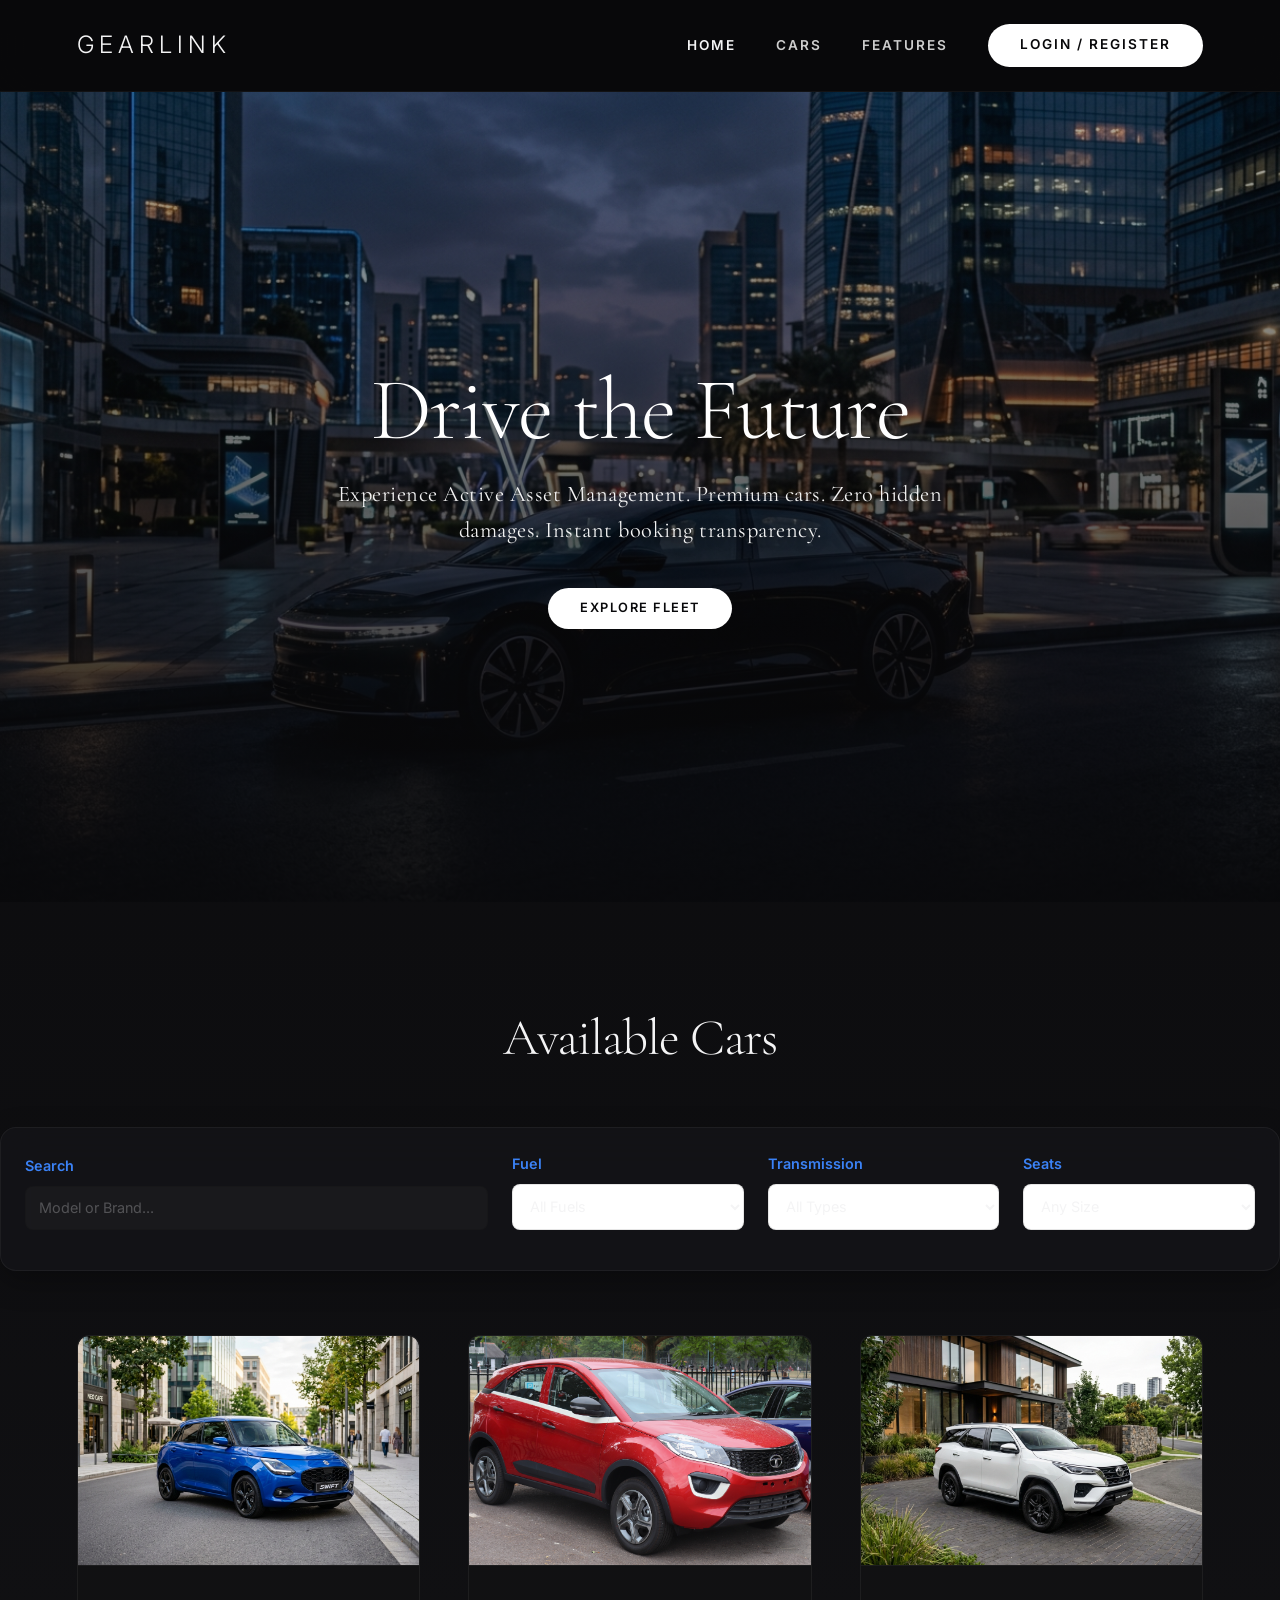
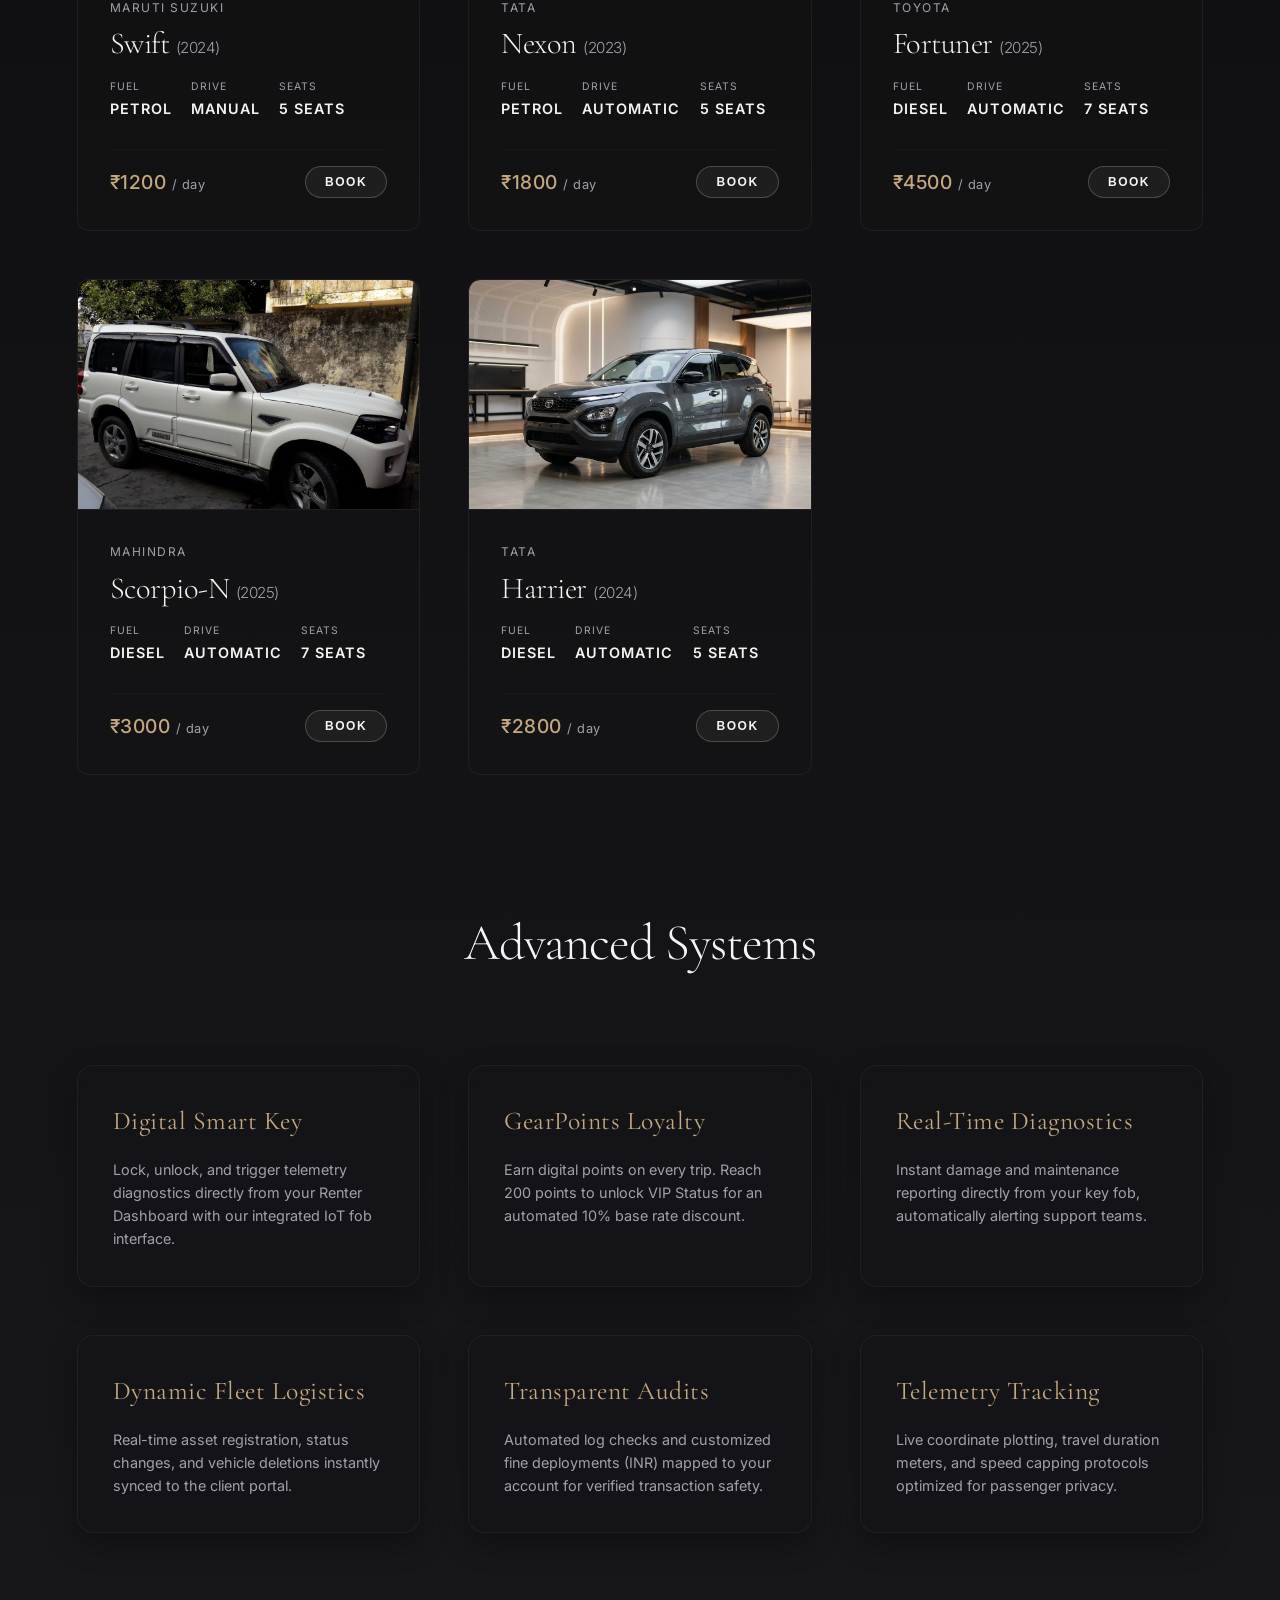
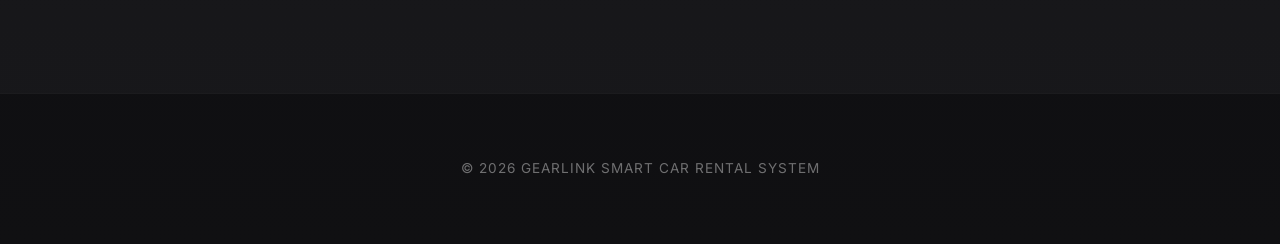
<file: index.html>
<!DOCTYPE html>
<html lang="en">

<head>
    <meta charset="UTF-8">
    <meta name="viewport" content="width=device-width, initial-scale=1.0">
    <title>GearLink Car Rental - Premium Fleet</title>
    <!-- Use Google Fonts (Cormorant Garamond & Inter) for modern typography -->
    <link href="https://fonts.googleapis.com/css2?family=Cormorant+Garamond:ital,wght@0,300;0,400;0,500;0,600;0,700;1,400&family=Inter:wght@300;400;500;600;700&display=swap" rel="stylesheet">
    <link rel="stylesheet" href="css/style.css?v=5.0">
</head>

<body>
    <header>
        <nav class="navbar">
            <h1 class="logo">GearLink</h1>
            <ul class="nav-links">
                <li><a href="#" class="active">Home</a></li>
                <li><a href="#cars">Cars</a></li>
                <li><a href="#features">Features</a></li>
                <!-- Dynamic Auth Links -->
                <li id="auth-link-container">
                    <a href="login.html" class="btn">Login / Register</a>
                </li>
            </ul>
        </nav>
    </header>

    <section class="hero">
        <div class="hero-content">
            <h2>Drive the Future</h2>
            <p>Experience Active Asset Management. Premium cars. Zero hidden damages. Instant booking transparency.</p>
            <a href="#cars" class="btn">Explore Fleet</a>
        </div>
    </section>

    <section class="cars" id="cars">
        <h2 class="section-title">Available Cars</h2>
        <div class="filter-bar glass-panel" style="margin-bottom:2rem; padding:1.5rem; display:flex; gap:1.5rem; flex-wrap:wrap; align-items:flex-end;">
            <div style="flex:2; min-width:200px;">
                <label style="display:block; font-size:0.9rem; margin-bottom:0.5rem; font-weight:600; color:var(--primary-color);">Search</label>
                <input type="text" id="carSearch" placeholder="Model or Brand..." style="width:100%; padding:0.8rem; border-radius:8px; border:1px solid rgba(0,0,0,0.1);">
            </div>
            <div style="flex:1; min-width:150px;">
                <label style="display:block; font-size:0.9rem; margin-bottom:0.5rem; font-weight:600; color:var(--primary-color);">Fuel</label>
                <select id="filterFuel" style="width:100%; padding:0.8rem; border-radius:8px; border:1px solid rgba(0,0,0,0.1); background:#fff;">
                    <option value="All">All Fuels</option>
                    <option value="Petrol">Petrol</option>
                    <option value="Diesel">Diesel</option>
                    <option value="Electric">Electric</option>
                    <option value="Hybrid">Hybrid</option>
                </select>
            </div>
            <div style="flex:1; min-width:150px;">
                <label style="display:block; font-size:0.9rem; margin-bottom:0.5rem; font-weight:600; color:var(--primary-color);">Transmission</label>
                <select id="filterTrans" style="width:100%; padding:0.8rem; border-radius:8px; border:1px solid rgba(0,0,0,0.1); background:#fff;">
                    <option value="All">All Types</option>
                    <option value="Manual">Manual</option>
                    <option value="Automatic">Automatic</option>
                </select>
            </div>
            <div style="flex:1; min-width:150px;">
                <label style="display:block; font-size:0.9rem; margin-bottom:0.5rem; font-weight:600; color:var(--primary-color);">Seats</label>
                <select id="filterSeats" style="width:100%; padding:0.8rem; border-radius:8px; border:1px solid rgba(0,0,0,0.1); background:#fff;">
                    <option value="All">Any Size</option>
                    <option value="5">5 Seats</option>
                    <option value="7">7 Seats (SUVs)</option>
                </select>
            </div>
        </div>
        <!-- Injected by script.js -->
        <div class="car-grid" id="carsContainer"></div>
    </section>

    <section class="features" id="features">
        <h2 class="section-title">Advanced Systems</h2>
        <div class="feature-grid">
            <div class="glass-panel">
                <h3 style="color:var(--accent-color); margin-bottom:1rem; font-weight:400; font-size:1.6rem; letter-spacing:0.5px;">Digital Smart Key</h3>
                <p style="color:var(--text-secondary); font-size:0.9rem;">Lock, unlock, and trigger telemetry diagnostics directly from your Renter Dashboard with our integrated IoT fob interface.</p>
            </div>
            <div class="glass-panel">
                <h3 style="color:var(--accent-color); margin-bottom:1rem; font-weight:400; font-size:1.6rem; letter-spacing:0.5px;">GearPoints Loyalty</h3>
                <p style="color:var(--text-secondary); font-size:0.9rem;">Earn digital points on every trip. Reach 200 points to unlock VIP Status for an automated 10% base rate discount.</p>
            </div>
            <div class="glass-panel">
                <h3 style="color:var(--accent-color); margin-bottom:1rem; font-weight:400; font-size:1.6rem; letter-spacing:0.5px;">Real-Time Diagnostics</h3>
                <p style="color:var(--text-secondary); font-size:0.9rem;">Instant damage and maintenance reporting directly from your key fob, automatically alerting support teams.</p>
            </div>
            <div class="glass-panel">
                <h3 style="color:var(--accent-color); margin-bottom:1rem; font-weight:400; font-size:1.6rem; letter-spacing:0.5px;">Dynamic Fleet Logistics</h3>
                <p style="color:var(--text-secondary); font-size:0.9rem;">Real-time asset registration, status changes, and vehicle deletions instantly synced to the client portal.</p>
            </div>
            <div class="glass-panel">
                <h3 style="color:var(--accent-color); margin-bottom:1rem; font-weight:400; font-size:1.6rem; letter-spacing:0.5px;">Transparent Audits</h3>
                <p style="color:var(--text-secondary); font-size:0.9rem;">Automated log checks and customized fine deployments (INR) mapped to your account for verified transaction safety.</p>
            </div>
            <div class="glass-panel">
                <h3 style="color:var(--accent-color); margin-bottom:1rem; font-weight:400; font-size:1.6rem; letter-spacing:0.5px;">Telemetry Tracking</h3>
                <p style="color:var(--text-secondary); font-size:0.9rem;">Live coordinate plotting, travel duration meters, and speed capping protocols optimized for passenger privacy.</p>
            </div>
        </div>
    </section>

    <footer>
        <p>© 2026 GearLink Smart Car Rental System</p>
    </footer>

    <!-- Scripts -->
    <script src="js/db.js"></script>
    <script src="js/script.js"></script>
</body>

</html>
</file>
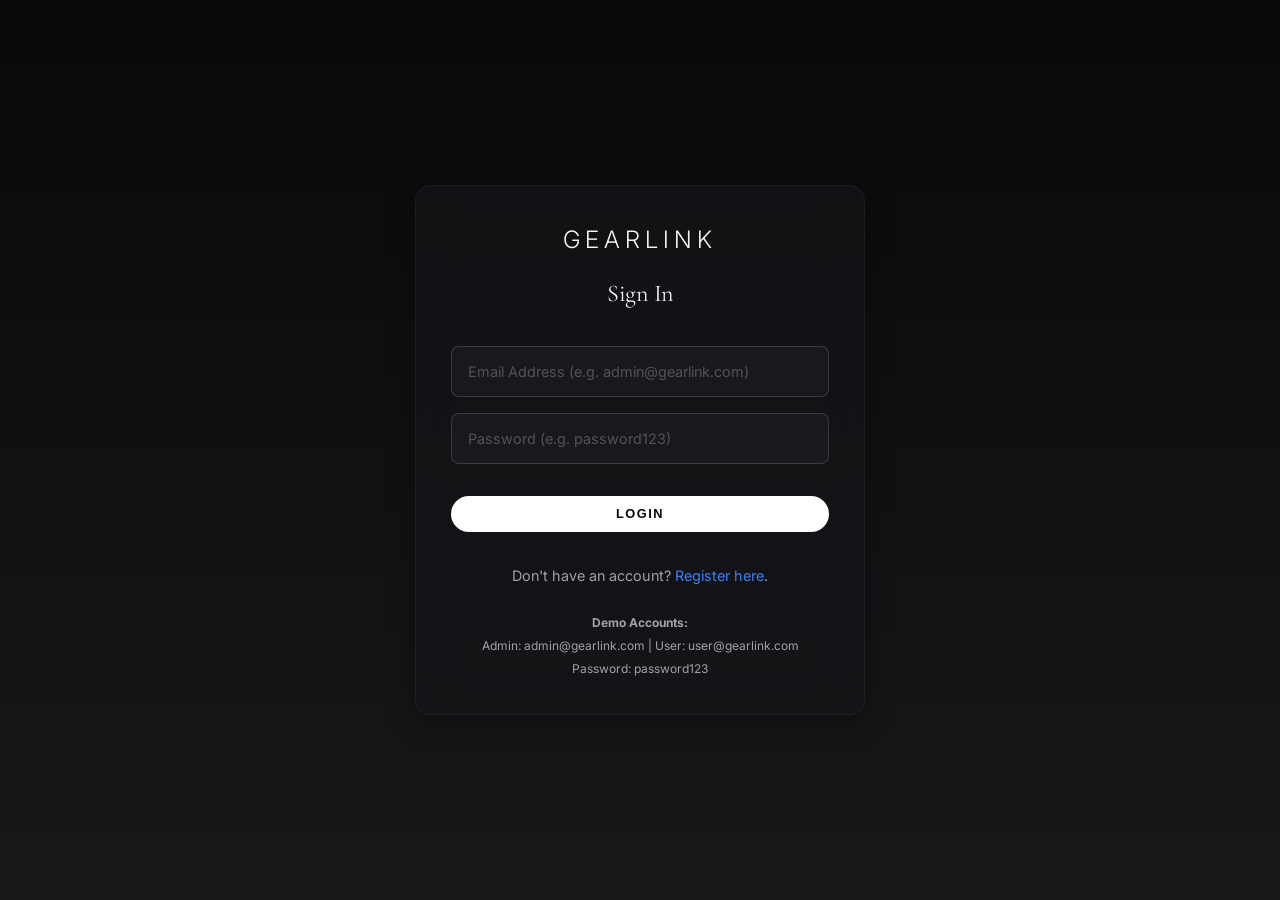
<file: dashboard-admin.html>
<!DOCTYPE html>
<html lang="en">

<head>
    <meta charset="UTF-8">
    <meta name="viewport" content="width=device-width, initial-scale=1.0">
    <title>Owner Portal - GearLink</title>
    <!-- Use Google Fonts (Cormorant Garamond & Inter) for modern typography -->
    <link href="https://fonts.googleapis.com/css2?family=Cormorant+Garamond:ital,wght@0,300;0,400;0,500;0,600;0,700;1,400&family=Inter:wght@300;400;500;600;700&display=swap" rel="stylesheet">
    <link rel="stylesheet" href="css/style.css?v=5.0">
</head>

<body>
    <header>
        <nav class="navbar">
            <h1 class="logo">GearLink Admin Portal</h1>
            <ul class="nav-links">
                <li><a href="index.html">Main Site</a></li>
                <li id="auth-link-container"></li>
            </ul>
        </nav>
    </header>

    <main style="padding: 2rem 5%; max-width: 1200px; margin: 0 auto;">

        <div class="tabs">
            <button class="tab active" onclick="switchTab('analytics')">Financial KPI</button>
            <button class="tab" onclick="switchTab('fleet')">Fleet Status</button>
            <button class="tab" onclick="switchTab('requests')">Rental Requests</button>
            <button class="tab" onclick="switchTab('tracking')">Live Tracking</button>
            <button class="tab" onclick="switchTab('maintenance')">Maintenance Bay</button>
            <button class="tab" onclick="switchTab('penalties')">Asset Penalties</button>
        </div>

        <div id="analytics" class="tab-content active glass-panel">
            <h3>Global Fleet Analytics</h3>
            <p style="color:var(--text-secondary); font-size:0.9rem;">Automated KPI reporting and utilization matrix.</p>
            <div id="analyticsContainer" style="margin-top:2rem;"></div>
        </div>

        <div id="maintenance" class="tab-content glass-panel">
            <h3>Maintenance & Repair Logistics</h3>
            <p style="color:var(--text-secondary); font-size:0.9rem;">Process and clear pending hardware alerts submitted by digital renters.</p>
            <div id="maintenanceContainer" style="margin-top:2rem;"></div>
        </div>

        <div id="fleet" class="tab-content glass-panel">
            <h3>Active Asset Tracking</h3>
            <p>Monitor your fleet's live status and utilization.</p>
            <div id="fleetContainer"></div>
        </div>

        <div id="tracking" class="tab-content glass-panel">
            <h3>Advanced Telemetry & GPS</h3>
            <p>Live tracking and authorized driver logs for active rental assets.</p>
            <div id="trackingContainer"></div>
        </div>

        <div id="requests" class="tab-content glass-panel">
            <h3>Pending Rental Approvals</h3>
            <div id="requestsContainer"></div>
        </div>

        <div id="penalties" class="tab-content glass-panel">
            <h3>Automated Penalty Console</h3>
            <p style="color:var(--text-secondary); font-size:0.9rem;">Simulate automatic late fees based on expected
                return times.</p>
            <div id="penaltiesContainer"></div>
        </div>

    </main>

    <script src="js/db.js"></script>
    <script src="js/script.js"></script>
    <script src="js/admin-dash.js"></script>
</body>

</html>
</file>
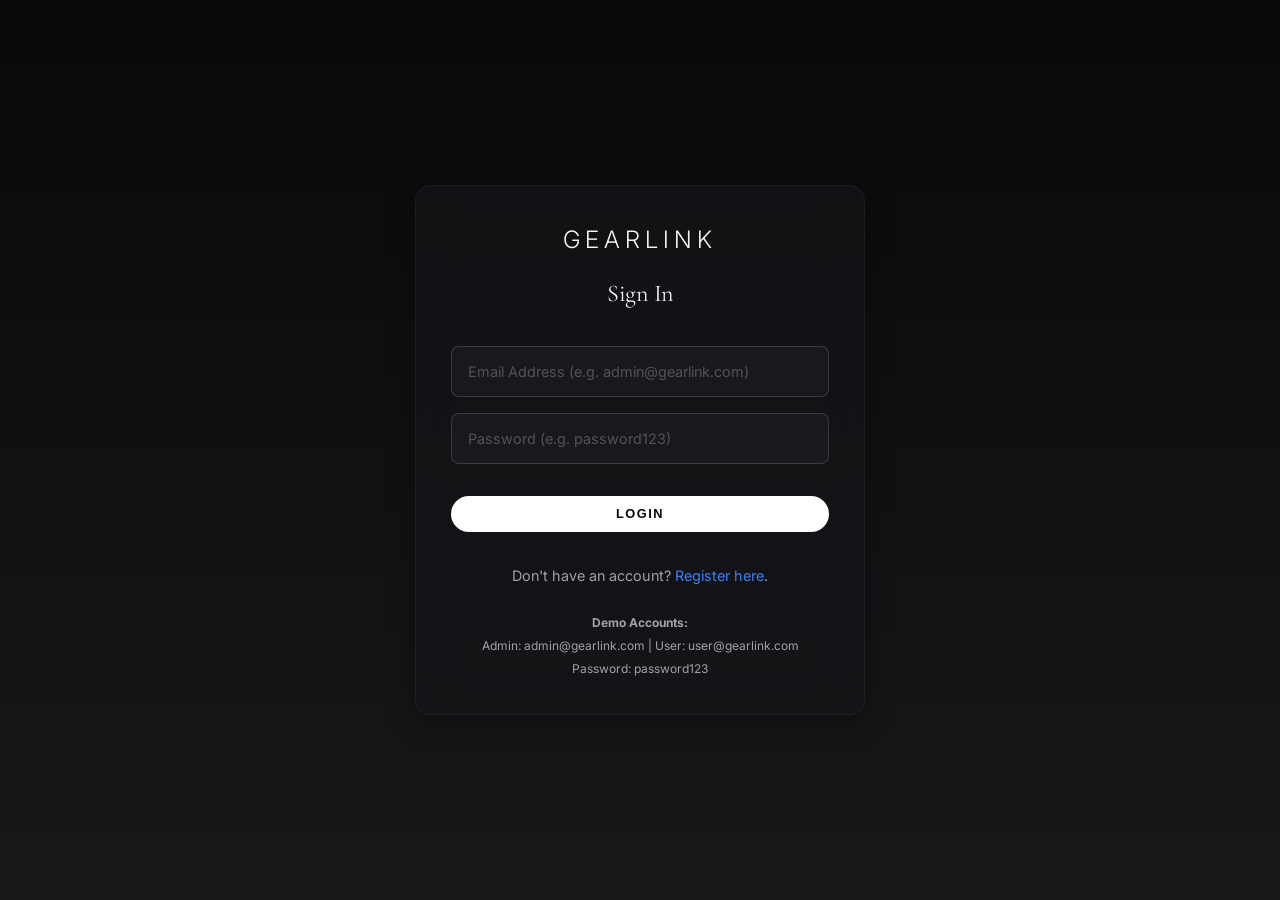
<file: dashboard-user.html>
<!DOCTYPE html>
<html lang="en">

<head>
    <meta charset="UTF-8">
    <meta name="viewport" content="width=device-width, initial-scale=1.0">
    <title>User Dashboard - GearLink</title>
    <!-- Use Google Fonts (Cormorant Garamond & Inter) for modern typography -->
    <link href="https://fonts.googleapis.com/css2?family=Cormorant+Garamond:ital,wght@0,300;0,400;0,500;0,600;0,700;1,400&family=Inter:wght@300;400;500;600;700&display=swap" rel="stylesheet">
    <link rel="stylesheet" href="css/style.css?v=5.0">
</head>

<body>
    <header>
        <nav class="navbar">
            <h1 class="logo">GearLink</h1>
            <ul class="nav-links">
                <li><a href="index.html">Home</a></li>
                <!-- Dynamic Auth Links -->
                <li id="auth-link-container"></li>
            </ul>
        </nav>
    </header>

    <main style="padding: 2rem 5%; max-width: 1200px; margin: 0 auto;">
        <h2 class="section-title" style="text-align:left; margin-top:0;">Rental Dashboard, <span id="userNameDisplay"
                style="color:var(--primary-color);"></span></h2>
                
        <div id="gearPointsContainer" style="margin-bottom: 2rem;"></div>

        <div class="tabs">
            <button class="tab active" onclick="switchTab('booking')">Current Booking Request</button>
            <button class="tab" onclick="switchTab('history')">Rental History</button>
            <button class="tab" onclick="switchTab('penalties')">Penalties</button>
        </div>

        <div id="booking" class="tab-content active glass-panel">
            <h3>New Booking Request</h3>
            <div id="bookingFormContainer" style="margin-top:2rem;">
                <!-- Filled dynamically by js -->
            </div>
        </div>

        <div id="history" class="tab-content glass-panel">
            <h3>Your Rental History</h3>
            <div id="historyContainer" style="margin-top:2rem;">
                <p>No active rental requests found.</p>
            </div>
        </div>

        <div id="penalties" class="tab-content glass-panel">
            <h3>Automated Penalty Alerts</h3>
            <div id="penaltiesContainer" style="margin-top:2rem;">
                <p>You have no current penalties. Safe driving!</p>
            </div>
        </div>

    </main>

    <script src="js/db.js"></script>
    <script src="js/script.js"></script>
    <script src="js/user-dash.js"></script>
</body>

</html>
</file>
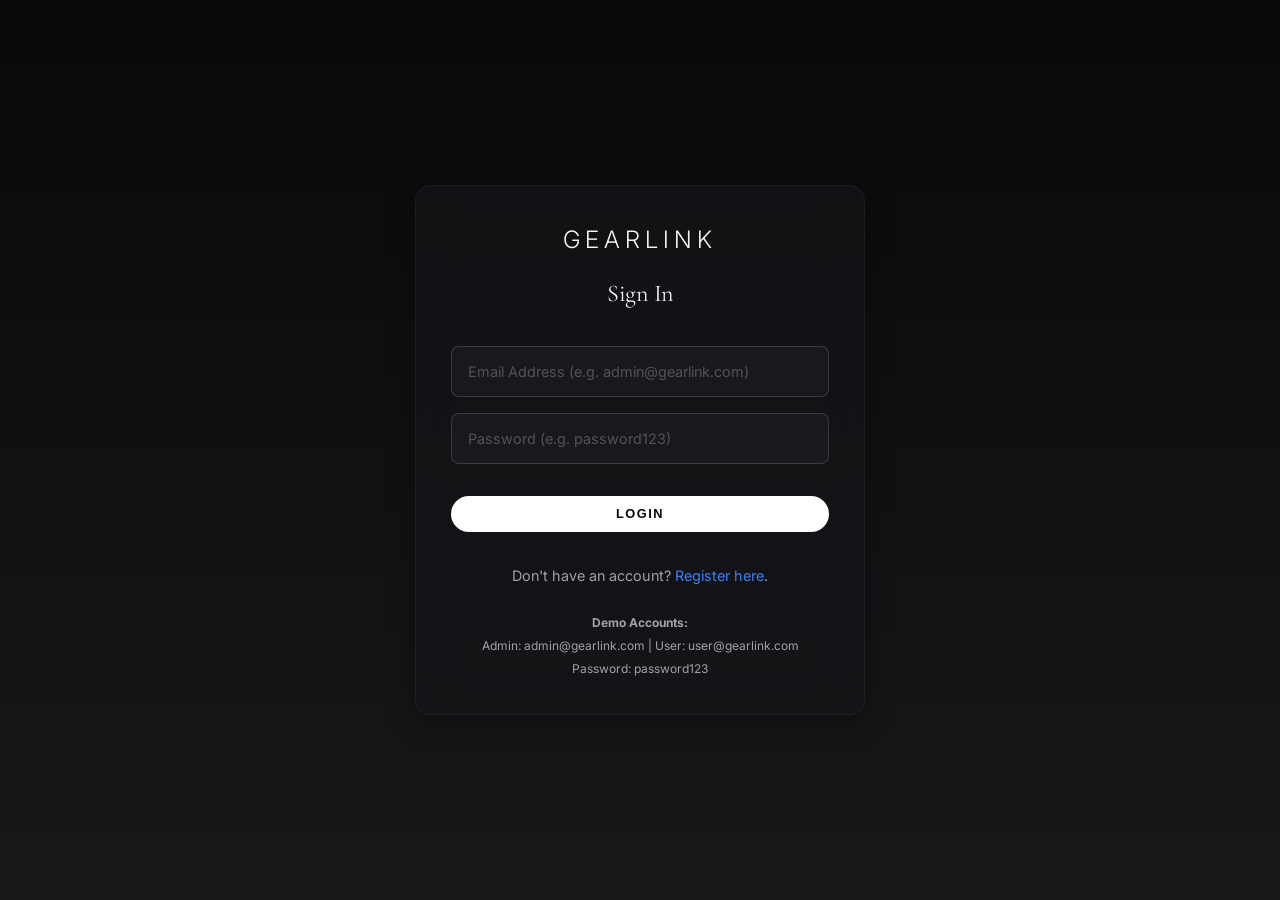
<file: login.html>
<!DOCTYPE html>
<html lang="en">
<head>
    <meta charset="UTF-8">
    <meta name="viewport" content="width=device-width, initial-scale=1.0">
    <title>Login - GearLink</title>
    <!-- Use Google Fonts (Cormorant Garamond & Inter) for modern typography -->
    <link href="https://fonts.googleapis.com/css2?family=Cormorant+Garamond:ital,wght@0,300;0,400;0,500;0,600;0,700;1,400&family=Inter:wght@300;400;500;600;700&display=swap" rel="stylesheet">
    <link rel="stylesheet" href="css/style.css?v=5.0">
</head>
<body style="display:flex; justify-content:center; align-items:center; min-height:100vh;">
    
    <div class="glass-panel" style="max-width:450px; width:100%; text-align:center;">
        <h1 class="logo" style="margin-bottom:1rem;">GearLink</h1>
        <h2 style="margin-bottom:2rem;">Sign In</h2>
        
        <form id="loginForm">
            <input type="email" id="email" placeholder="Email Address (e.g. admin@gearlink.com)" required>
            <input type="password" id="password" placeholder="Password (e.g. password123)" required>
            <button type="submit" class="btn" style="width:100%; margin-top:1rem;">Login</button>
        </form>
        
        <p style="margin-top:2rem; font-size:0.9rem; color:var(--text-secondary);">
            Don't have an account? <a href="#" style="color:var(--primary-color);">Register here</a>.<br><br>
            <small><b>Demo Accounts:</b><br>Admin: admin@gearlink.com | User: user@gearlink.com<br>Password: password123</small>
        </p>
    </div>

    <script src="js/db.js"></script>
    <script src="js/auth.js"></script>
</body>
</html>
</file>
<file: css/style.css>
@import url('https://fonts.googleapis.com/css2?family=Cormorant+Garamond:ital,wght@0,300;0,400;0,500;0,600;0,700;1,400&family=Inter:wght@300;400;500;600;700&display=swap');

:root {
  --primary-color: #3b82f6; /* Clean Tech Blue */
  --accent-color: #c5a880; /* Elegant Lucid Bronze / Champagne */
  --bg-color: #09090b; /* Matte Black / Zinc 950 */
  --bg-gradient: linear-gradient(180deg, #09090b 0%, #18181b 100%);
  --surface-color: rgba(20, 20, 25, 0.75); /* Dark Obsidian Glass */
  --text-primary: #f4f4f5; /* Zinc 100 */
  --text-secondary: #a1a1aa; /* Zinc 400 */
  --border-color: rgba(255, 255, 255, 0.08);
  --success: #10b981; /* Emerald 500 */
  --danger: #ef4444; /* Red 500 */
  --warning: #f59e0b; /* Amber 500 */
  --font-family: 'Inter', sans-serif;
  --font-display: 'Cormorant Garamond', serif;
}

* {
  margin: 0;
  padding: 0;
  box-sizing: border-box;
  -webkit-font-smoothing: antialiased;
}

/* Custom Scrollbar */
::-webkit-scrollbar {
  width: 6px;
  height: 6px;
}
::-webkit-scrollbar-track {
  background: var(--bg-color);
}
::-webkit-scrollbar-thumb {
  background: rgba(255, 255, 255, 0.15);
  border-radius: 10px;
}
::-webkit-scrollbar-thumb:hover {
  background: var(--accent-color);
}

body {
  font-family: var(--font-family);
  background: var(--bg-color);
  background-image: var(--bg-gradient);
  color: var(--text-primary);
  line-height: 1.6;
  min-height: 100vh;
  overflow-x: hidden;
}

a {
  text-decoration: none;
  color: var(--text-primary);
  transition: all 0.3s cubic-bezier(0.25, 0.8, 0.25, 1);
}

h1, h2, h3, h4, h5, h6 {
  font-family: var(--font-display);
  font-weight: 400;
  letter-spacing: -0.01em;
}

/* Navigation */
.navbar {
  display: flex;
  justify-content: space-between;
  align-items: center;
  padding: 1.5rem 6%;
  background: rgba(9, 9, 11, 0.6);
  backdrop-filter: blur(25px);
  -webkit-backdrop-filter: blur(25px);
  border-bottom: 1px solid rgba(255, 255, 255, 0.04);
  position: sticky;
  top: 0;
  z-index: 1000;
}

.logo {
  font-size: 1.5rem;
  font-weight: 300;
  font-family: var(--font-family);
  text-transform: uppercase;
  letter-spacing: 5px;
  color: var(--text-primary);
}

.nav-links {
  list-style: none;
  display: flex;
  gap: 2.5rem;
  align-items: center;
}

.nav-links li a {
  font-size: 0.85rem;
  font-weight: 600;
  text-transform: uppercase;
  letter-spacing: 2px;
  color: rgba(255, 255, 255, 0.8);
}

.nav-links li a:hover, .nav-links li a.active {
  color: var(--text-primary);
}

/* Buttons (Tesla & Lucid Matte Pill style) */
.btn {
  display: inline-block;
  padding: 0.65rem 2rem;
  background: #ffffff;
  color: #09090b !important;
  border-radius: 30px;
  font-size: 0.8rem;
  font-weight: 600;
  text-transform: uppercase;
  letter-spacing: 1.5px;
  border: none;
  cursor: pointer;
  transition: all 0.3s cubic-bezier(0.25, 0.8, 0.25, 1);
  text-align: center;
}

.btn:hover {
  background: rgba(255, 255, 255, 0.85);
  transform: translateY(-1px);
}

.btn:active {
  transform: translateY(0);
}

.btn-outline {
  background: rgba(255, 255, 255, 0.05);
  border: 1px solid rgba(255, 255, 255, 0.2);
  color: var(--text-primary) !important;
}

.btn-outline:hover {
  background: #ffffff;
  color: #09090b !important;
  border-color: #ffffff;
}

/* Glass Panel / Card (Obsidian Minimalist Theme) */
.glass-panel {
  background: var(--surface-color);
  backdrop-filter: blur(20px);
  -webkit-backdrop-filter: blur(20px);
  border: 1px solid rgba(255, 255, 255, 0.05);
  border-radius: 16px;
  padding: 2.2rem;
  box-shadow: 0 10px 30px rgba(0, 0, 0, 0.3);
  transition: all 0.4s cubic-bezier(0.25, 0.8, 0.25, 1);
}

.glass-panel:hover {
  border-color: rgba(255, 255, 255, 0.1);
  box-shadow: 0 15px 40px rgba(0, 0, 0, 0.4);
}

/* Form Inputs */
input, select, textarea {
  width: 100%;
  padding: 1rem;
  background: rgba(255, 255, 255, 0.03);
  border: 1px solid rgba(255, 255, 255, 0.15);
  border-radius: 8px;
  color: var(--text-primary);
  font-family: var(--font-family);
  font-size: 0.9rem;
  transition: all 0.3s cubic-bezier(0.25, 0.8, 0.25, 1);
  outline: none;
  margin-bottom: 1rem;
}

input:focus, select:focus, textarea:focus {
  border-color: rgba(255, 255, 255, 0.4);
  background: rgba(255, 255, 255, 0.05);
}

input::placeholder {
  color: rgba(255, 255, 255, 0.25);
}

/* Hero Section (Lucid-style Cinematic Overlay) */
.hero {
  height: 90vh;
  display: flex;
  align-items: center;
  justify-content: center;
  text-align: center;
  padding: 0 20px;
  position: relative;
  background-image: linear-gradient(180deg, rgba(9, 9, 11, 0.3) 0%, rgba(9, 9, 11, 0.95) 100%), 
                    url('../images/gearlink_bg.jpg');
  background-size: cover;
  background-position: center;
}

.hero-content {
  max-width: 900px;
  z-index: 1;
}

.hero-content h2 {
  font-size: 5.5rem;
  line-height: 1.05;
  margin-bottom: 1.2rem;
  font-weight: 300;
  letter-spacing: -2px;
  color: #ffffff;
}

.hero-content p {
  font-size: 1.4rem;
  color: rgba(255, 255, 255, 0.95);
  max-width: 650px;
  margin: 0 auto 2.5rem;
  font-weight: 400;
  font-family: var(--font-display);
  letter-spacing: 0.5px;
  text-shadow: 0 2px 12px rgba(0, 0, 0, 0.6);
}

/* Grids */
.section-title {
  text-align: center;
  margin: 6rem 0 3rem;
  font-size: 3.2rem;
  font-weight: 300;
  letter-spacing: -1px;
}

.car-grid {
  display: grid;
  grid-template-columns: repeat(auto-fill, minmax(340px, 1fr));
  gap: 3rem;
  padding: 2rem 6%;
  max-width: 1500px;
  margin: 0 auto;
  justify-content: center;
}

.feature-grid, .testimonial-grid {
  display: grid;
  grid-template-columns: repeat(auto-fit, minmax(340px, 1fr));
  gap: 3rem;
  padding: 2rem 6%;
  max-width: 1500px;
  margin: 0 auto;
}

/* Car Card styling (Clean Minimalist EV look) */
.car-card {
  position: relative;
  overflow: hidden;
  border-radius: 12px;
  display: flex;
  flex-direction: column;
  background: rgba(20, 20, 22, 0.4);
  border: 1px solid rgba(255, 255, 255, 0.05);
  transition: all 0.4s cubic-bezier(0.25, 0.8, 0.25, 1);
}

.car-card:hover {
  transform: translateY(-6px);
  border-color: rgba(255, 255, 255, 0.15);
  box-shadow: 0 20px 40px rgba(0, 0, 0, 0.4);
}

.car-card:hover .car-image {
  transform: scale(1.03);
}

.car-image-container {
  width: 100%;
  height: 230px;
  overflow: hidden;
  border-top-left-radius: 11px;
  border-top-right-radius: 11px;
  border-bottom: 1px solid rgba(255, 255, 255, 0.05);
}

.car-image {
  width: 100%;
  height: 100%;
  object-fit: cover;
  transition: transform 0.6s cubic-bezier(0.25, 0.8, 0.25, 1);
}

.car-details {
  padding: 2rem;
  display: flex;
  flex-direction: column;
  flex-grow: 1;
}

.car-details h3 {
  font-size: 1.9rem;
  margin: 0.2rem 0 0.6rem 0;
  color: var(--text-primary);
  font-weight: 300;
  letter-spacing: -0.5px;
}

.car-price {
  font-size: 1.2rem;
  color: var(--accent-color);
  font-weight: 500;
  margin-bottom: 1.5rem;
  font-family: var(--font-family);
  letter-spacing: 0.5px;
}

/* Specs layout on cards (Lucid style) */
.car-specs-grid {
  display: flex;
  gap: 1.2rem;
  font-size: 0.8rem;
  text-transform: uppercase;
  letter-spacing: 1px;
  color: var(--text-secondary);
  margin-bottom: 1.8rem;
}

.car-spec-item {
  display: flex;
  flex-direction: column;
}

.car-spec-val {
  font-weight: 600;
  color: var(--text-primary);
  font-size: 0.9rem;
  margin-top: 2px;
}

/* Footer */
footer {
  text-align: center;
  padding: 4rem 2rem;
  color: rgba(255, 255, 255, 0.4);
  border-top: 1px solid rgba(255, 255, 255, 0.05);
  margin-top: 8rem;
  background: rgba(9, 9, 11, 0.5);
  font-size: 0.85rem;
  letter-spacing: 1px;
  text-transform: uppercase;
}

/* Toast Notification (Lucid minimal look) */
#toast-container {
  position: fixed;
  bottom: 30px;
  right: 30px;
  z-index: 9999;
}

.toast {
  background: rgba(24, 24, 27, 0.95);
  border: 1px solid rgba(255, 255, 255, 0.1);
  color: var(--text-primary);
  padding: 1.1rem 1.8rem;
  margin-top: 12px;
  border-radius: 6px;
  box-shadow: 0 20px 40px rgba(0, 0, 0, 0.5);
  animation: slideIn 0.3s cubic-bezier(0.25, 0.8, 0.25, 1) forwards;
  opacity: 0;
  transform: translateX(100%);
  font-size: 0.85rem;
  letter-spacing: 0.5px;
}

.toast.success { border-left: 3px solid var(--success); }
.toast.danger { border-left: 3px solid var(--danger); }
.toast.warning { border-left: 3px solid var(--warning); }

@keyframes slideIn {
  to { opacity: 1; transform: translateX(0); }
}

/* Minimalist Tabs */
.tabs {
  display: flex;
  gap: 2rem;
  margin-bottom: 3rem;
  border-bottom: 1px solid rgba(255, 255, 255, 0.05);
  padding-bottom: 0.8rem;
}

.tab {
  background: transparent;
  border: none;
  color: rgba(255, 255, 255, 0.4);
  font-size: 0.85rem;
  font-weight: 600;
  text-transform: uppercase;
  letter-spacing: 2px;
  cursor: pointer;
  padding: 0.5rem 0;
  position: relative;
  transition: all 0.3s ease;
}

.tab:hover {
  color: var(--text-primary);
}

.tab::after {
  content: '';
  position: absolute;
  width: 0;
  height: 2px;
  bottom: -15px;
  left: 0;
  background: var(--accent-color);
  transition: width 0.3s ease;
}

.tab.active {
  color: var(--text-primary);
}

.tab.active::after {
  width: 100%;
}

/* Custom Table style */
table {
  width: 100%;
  border-collapse: collapse;
  margin-top: 1.5rem;
}

th, td {
  padding: 1.2rem 1rem;
  text-align: left;
  border-bottom: 1px solid rgba(255, 255, 255, 0.05);
  font-size: 0.9rem;
}

th {
  color: rgba(255, 255, 255, 0.4);
  font-weight: 500;
  text-transform: uppercase;
  letter-spacing: 1px;
  font-size: 0.8rem;
}

tr:hover td {
  background: rgba(255, 255, 255, 0.01);
}

/* Helpers */
.text-center { text-align: center; }
.mt-2 { margin-top: 2rem; }
.mb-2 { margin-bottom: 2rem; }
.text-success { color: var(--success); }
.text-danger { color: var(--danger); }
.text-warning { color: var(--warning); }
.text-accent { color: var(--accent-color); }
</file>
